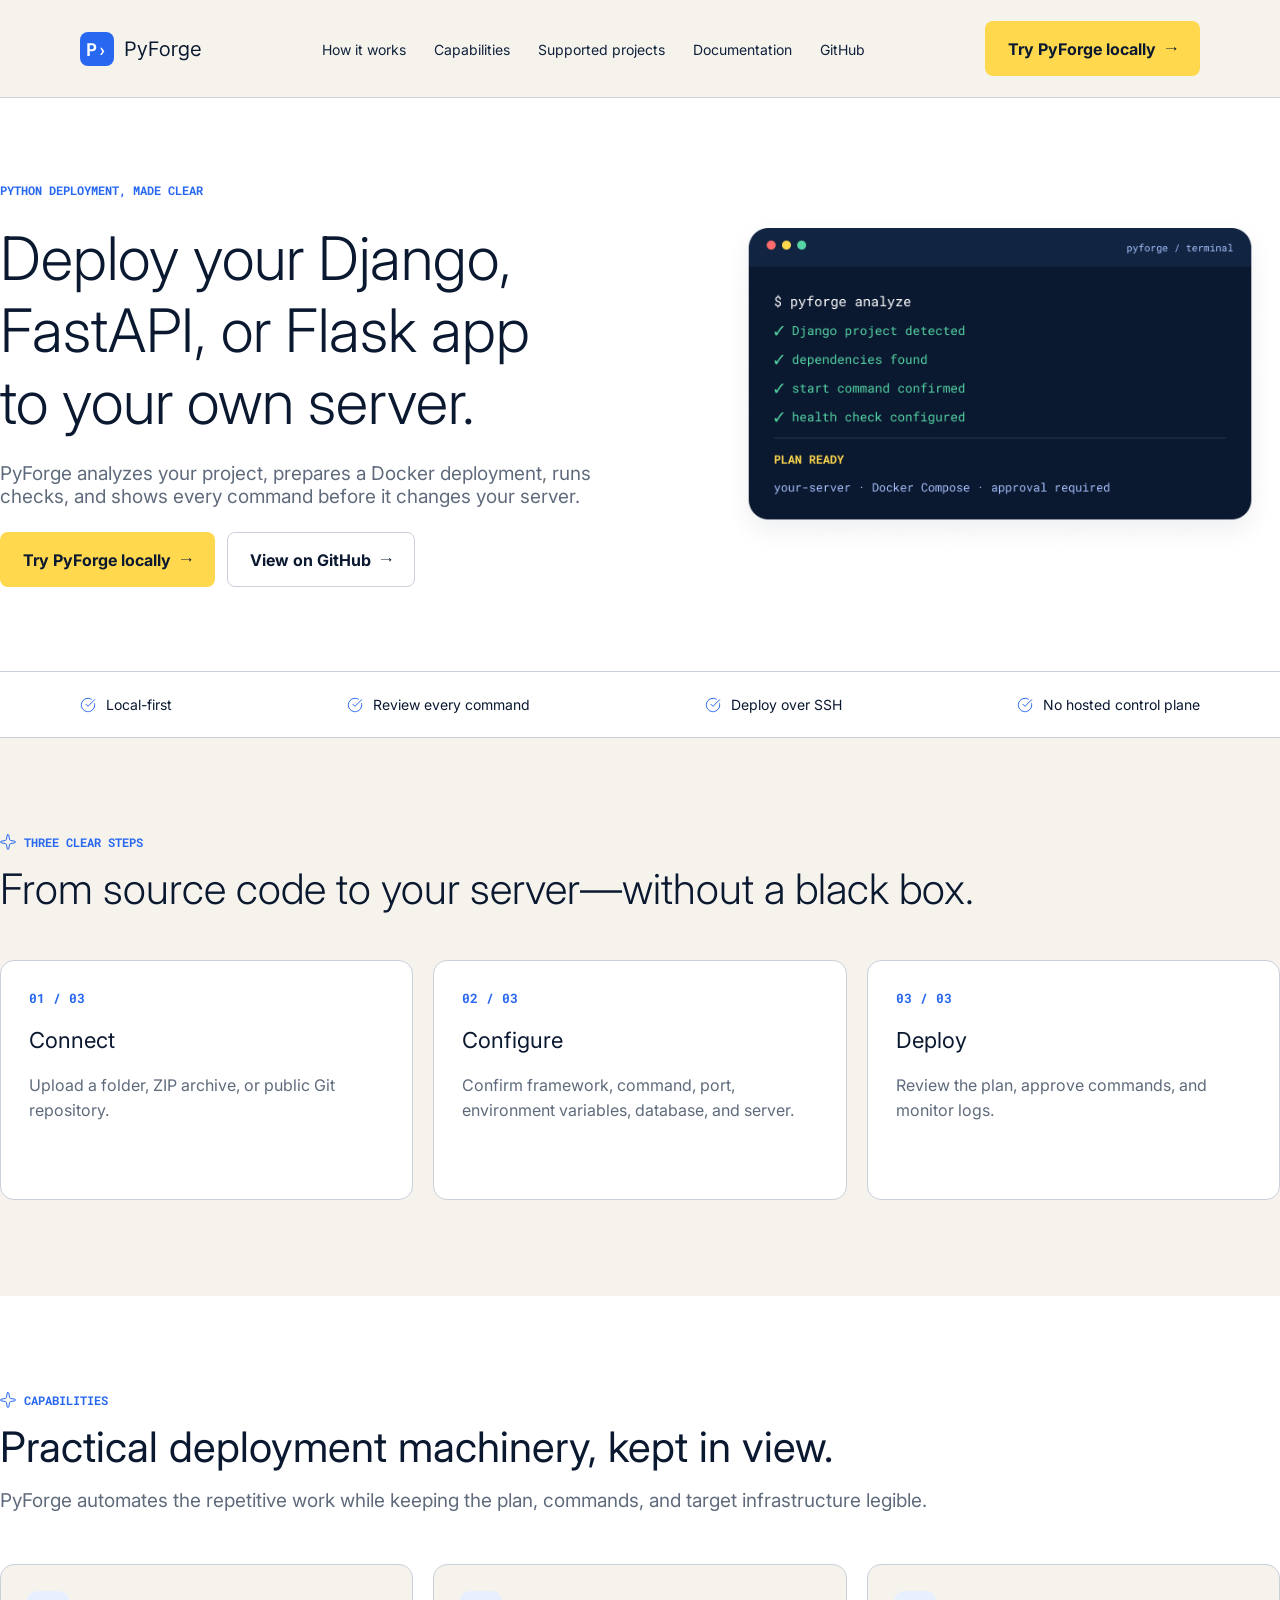
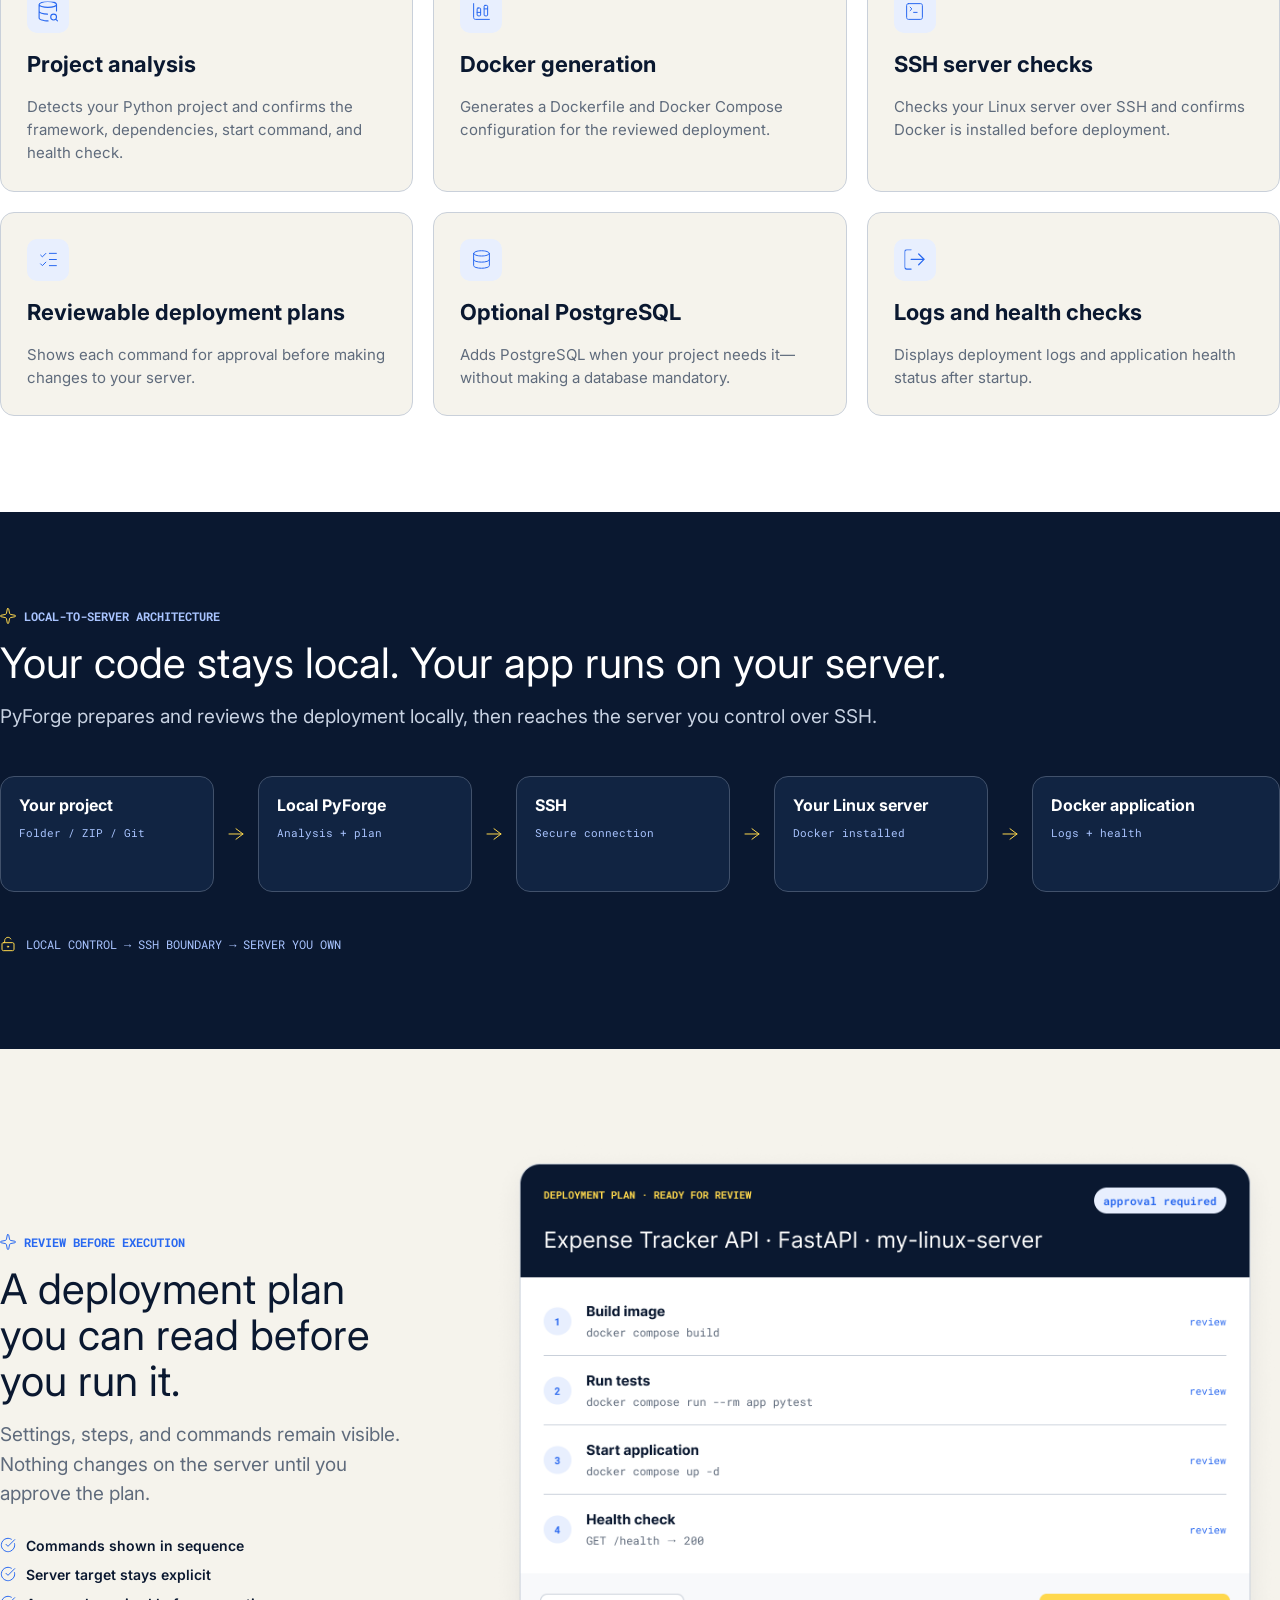
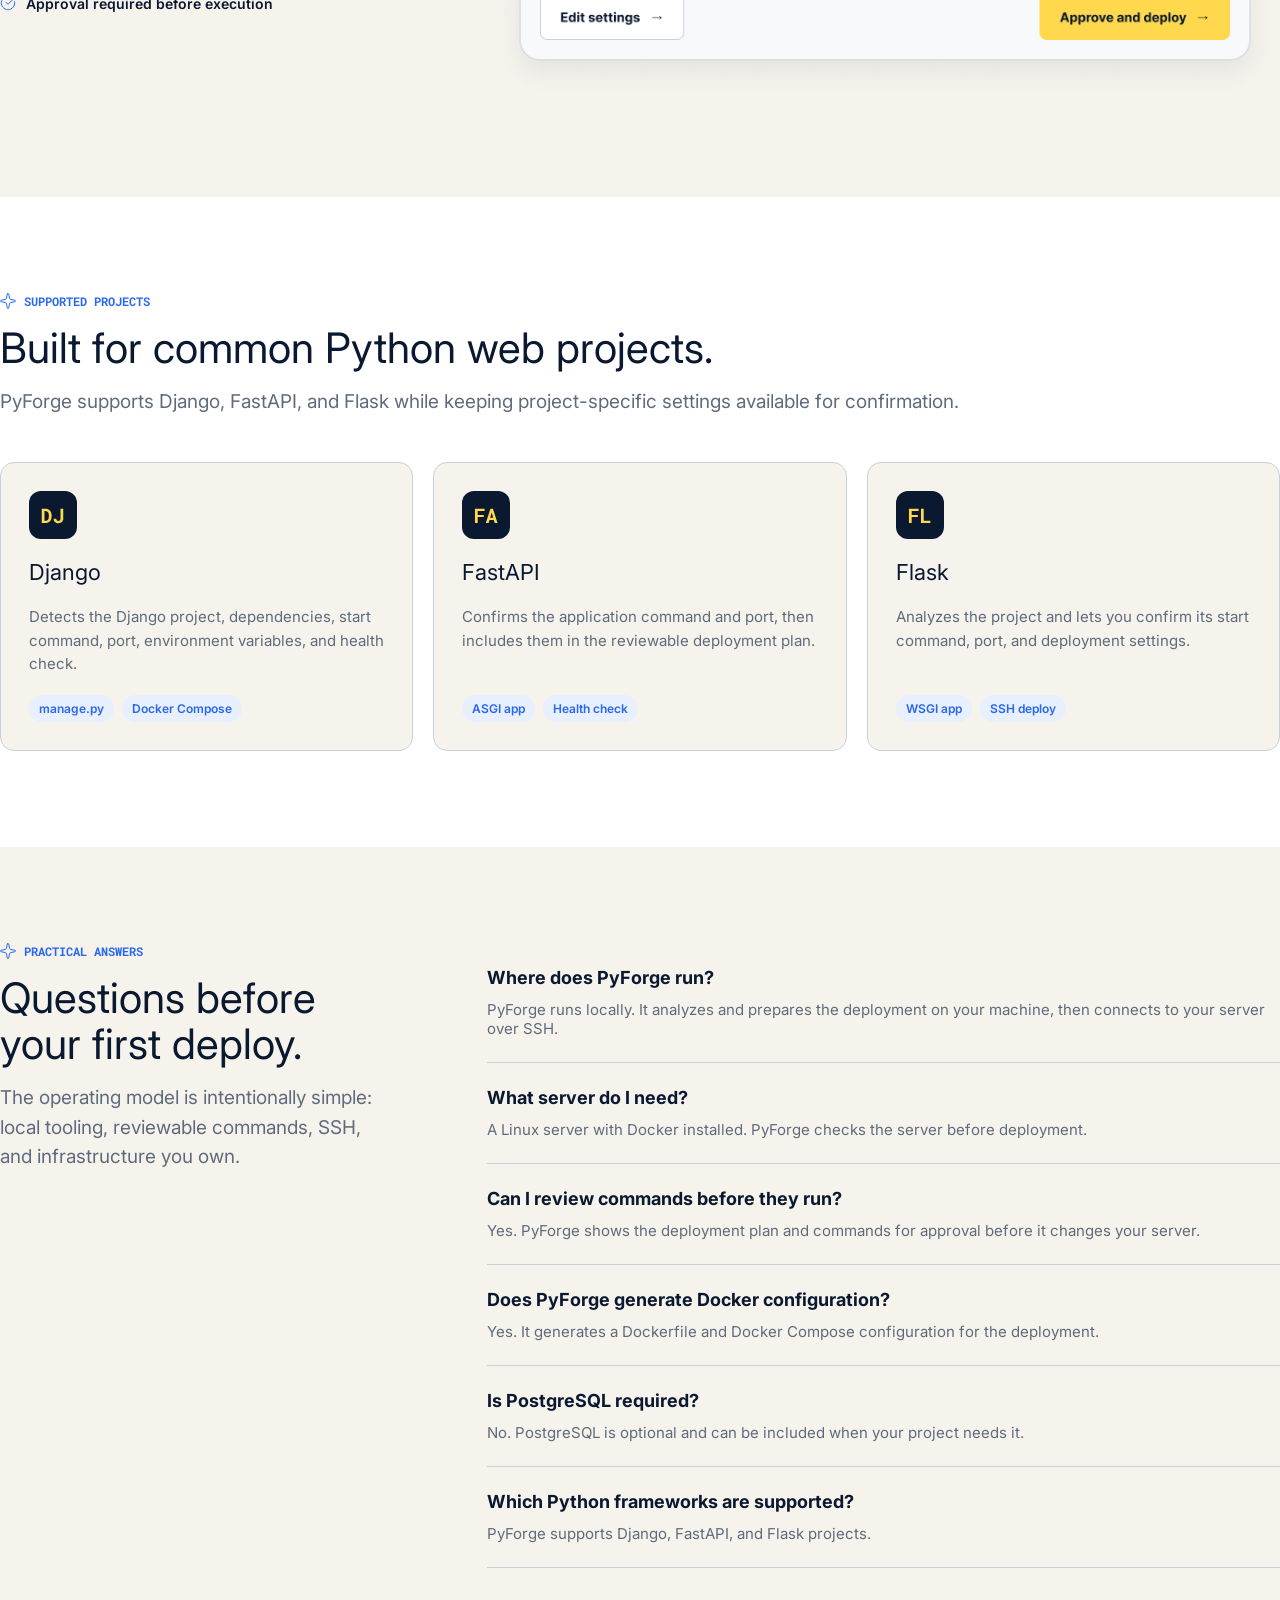
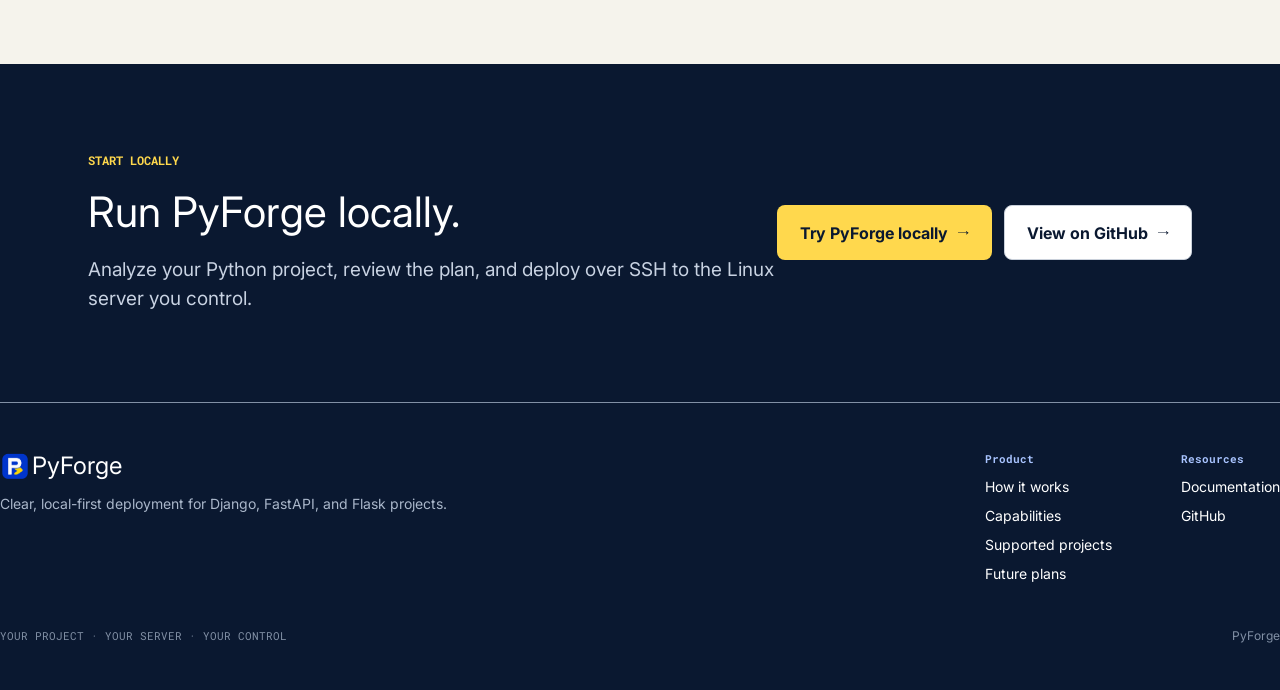
<file: frontend/index.html>
<!DOCTYPE html>
<html lang="en">
<head>
    <meta charset="UTF-8">
    <meta name="viewport" content="width=device-width, initial-scale=1.0">
    <title>PyForge</title>
    <link rel="stylesheet" href="style.css">
    <link rel="icon" type="image/png" href="./assets/favicon.png?v=3">
    <link rel="preconnect" href="https://fonts.googleapis.com">
    <link rel="preconnect" href="https://fonts.gstatic.com" crossorigin>
    <link href="https://fonts.googleapis.com/css2?family=Inter:ital,opsz,wght@0,14..32,100..900;1,14..32,100..900&family=Roboto+Mono:ital,wght@0,100..700;1,100..700&display=swap" rel="stylesheet">
</head>
<body>
    <header class="header">
        <div class="header_container">
            <nav class="header_nav_bar">
                <img src="assets/pyforge-logo.svg" alt="PyForge" class="main_logo">

                <ul class="header_list">
                    <li class="header_list-item">
                        <a href="#how-it-works" class="header_list-link">How it works</a>
                    </li>
                    <li class="header_list-item">
                        <a href="#capabilities" class="header_list-link">Capabilities</a>
                    </li>
                    <li class="header_list-item">
                        <a href="#supported-projects" class="header_list-link">Supported projects</a>
                    </li>
                    <li class="header_list-item">
                        <a class="header_list-link">Documentation</a>
                    </li>
                    <li class="header_list-item">
                        <a href="https://github.com/whistyx1/PyForge" class="header_list-link" target="_blank" rel="noopener noreferrer">GitHub</a>
                    </li>
                </ul>
                <a href="" class="button button--primary">
                    <span>Try PyForge locally</span>
                    <img src="assets/arrow-right.svg" alt="" class="header_list-button-arrow">
                </a>
            </nav>
        </div>
    </header>
    <main class="main">
        <section class="hero">
            <div class="hero_container">
                <div class="hero_content">
                    <div class="hero_text">
                        <p class="hero_topic">
                            PYTHON DEPLOYMENT, MADE CLEAR
                        </p>
                        <h1 class="hero_title">
                            Deploy your Django, <br> FastAPI, or Flask app <br> to your own server.
                        </h1>
                        <p class="hero_desc">
                            PyForge analyzes your project, prepares a Docker deployment, runs <br> checks, and shows every command before it changes your server.
                        </p>
                    </div>
                    <div class="hero_buttons">
                        <a href="" class="button button--primary">
                            <span>Try PyForge locally</span>
                            <img src="assets/arrow-right.svg" alt="" class="header_list-button-arrow">
                        </a>
                        <a href="" class="button button--secondary">
                            <span class="header_list-button-text">View on GitHub</span>
                            <img src="assets/arrow-right.svg" alt="" class="header_list-button-arrow">
                        </a>
                    </div>
                </div>
                <img src="assets/terminal-preview.png" alt="PyForge terminal" class="hero_terminal">
            </div>
            <div class="hero_highlights">
                <ul class="hero_highlights-list">
                    <li class="hero_highlights-list-item">
                        <img src="assets/check-circle.svg" alt="" class="hero-highlights-list-item-image">
                        <p class="hero_highlights-list-item-text">
                            Local-first
                        </p>
                    </li>
                    <li class="hero_highlights-list-item">
                        <img src="assets/check-circle.svg" alt="" class="hero-highlights-list-item-image">
                        <p class="hero_highlights-list-item-text">
                            Review every command
                        </p>
                    </li>
                    <li class="hero_highlights-list-item">
                        <img src="assets/check-circle.svg" alt="" class="hero-highlights-list-item-image">
                        <p class="hero_highlights-list-item-text">
                            Deploy over SSH
                        </p>
                    </li>
                    <li class="hero_highlights-list-item">
                        <img src="assets/check-circle.svg" alt="" class="hero-highlights-list-item-image">
                        <p class="hero_highlights-list-item-text">
                            No hosted control plane
                        </p>
                    </li>
                </ul>
            </div>
        </section>
        <section class="steps" id="how-it-works">
            <div class="steps_container">
                <div class="steps_header">
                    <div class="steps_topic">
                        <img src="assets/sparkle.svg" alt="" class="steps_topic-image">
                        <span class="steps_topic-text">THREE CLEAR STEPS</span>
                    </div>
                    <h2 class="steps_title">From source code to your server—without a black box.</h2>
                </div>
                <ol class="steps_list">
                    <li class="step_card">
                        <p class="step_number">01 / 03</p>
                        <h3 class="step_title">Connect</h3>
                        <p class="step_description">Upload a folder, ZIP archive, or public Git repository.</p>
                    </li>
                    <li class="step_card">
                        <p class="step_number">02 / 03</p>
                        <h3 class="step_title">Configure</h3>
                        <p class="step_description">Confirm framework, command, port, environment variables, database, and server.</p>
                    </li>
                    <li class="step_card">
                        <p class="step_number">03 / 03</p>
                        <h3 class="step_title">Deploy</h3>
                        <p class="step_description">Review the plan, approve commands, and monitor logs.</p>
                    </li>
                </ol>
            </div>
        </section>
        <section class="capabilities" id="capabilities">
            <div class="capabilities_container">
                <div class="capabilities_header">
                    <div class="capabilities_topic">
                        <img src="assets/sparkle.svg" alt="" class="capabilities_topic-image">
                        <span class="capabilities_topic-text">CAPABILITIES</span>
                    </div>
                    <h2 class="capabilities_title">Practical deployment machinery, kept in view.</h2>
                    <p class="capabilities_desc">PyForge automates the repetitive work while keeping the plan, commands, and target infrastructure legible.</p>
                </div>
                <ul class="capabilities_list">
                    <li class="capability_card">
                        <img src="assets/project-analysis.svg" alt="" class="capability_image">
                        <h3 class="capability_title">Project analysis</h3>
                        <p class="capability_description">Detects your Python project and confirms the framework, dependencies, start command, and health check.</p>
                    </li>
                    <li class="capability_card">
                        <img src="assets/docker-generation.svg" alt="" class="capability_image">
                        <h3 class="capability_title">Docker generation</h3>
                        <p class="capability_description">Generates a Dockerfile and Docker Compose configuration for the reviewed deployment.</p>
                    </li>
                    <li class="capability_card">
                        <img src="assets/ssh-server-checks.svg" alt="" class="capability_image">
                        <h3 class="capability_title">SSH server checks</h3>
                        <p class="capability_description">Checks your Linux server over SSH and confirms Docker is installed before deployment.</p>
                    </li>
                    <li class="capability_card">
                        <img src="assets/deployment-plan.svg" alt="" class="capability_image">
                        <h3 class="capability_title">Reviewable deployment plans</h3>
                        <p class="capability_description">Shows each command for approval before making changes to your server.</p>
                    </li>
                    <li class="capability_card">
                        <img src="assets/postgresql.svg" alt="" class="capability_image">
                        <h3 class="capability_title">Optional PostgreSQL</h3>
                        <p class="capability_description">Adds PostgreSQL when your project needs it—without making a database mandatory.</p>
                    </li>
                    <li class="capability_card">
                        <img src="assets/logs-health-checks.svg" alt="" class="capability_image">
                        <h3 class="capability_title">Logs and health checks</h3>
                        <p class="capability_description">Displays deployment logs and application health status after startup.</p>
                    </li>
                </ul>
            </div>
        </section>
        <section class="architecture">
            <div class="architecture_container">
                <div class="architecture_header">
                    <div class="architecture_topic">
                        <img src="assets/yellow_star.svg" alt="" class="architecture_topic-image">
                        <p class="architecture_topic-text">LOCAL-TO-SERVER ARCHITECTURE</p>
                    </div>
                    <h2 class="architecture_title">
                        Your code stays local. Your app runs on your server.
                    </h2>
                    <p class="architecture_desc">
                        PyForge prepares and reviews the deployment locally, then reaches the server you control over SSH.
                    </p>
                </div>
                <div class="architecture_cards">
                    <ol class="architecture_cards-list">
                        <li class="architecture_item">
                            <div class="architecture_card">
                                <h3 class="architecture_card-title">
                                    Your project
                                </h3>
                                <p class="architecture_card-desc">
                                    Folder / ZIP / Git
                                </p>
                            </div>
                            <img src="assets/arrow.svg" alt="" class="architecture_card-arrow">
                        </li>
                        <li class="architecture_item">
                            <div class="architecture_card">
                                <h3 class="architecture_card-title">
                                    Local PyForge
                                </h3>
                                <p class="architecture_card-desc">
                                    Analysis + plan
                                </p>
                            </div>
                            <img src="assets/arrow.svg" alt="" class="architecture_card-arrow">
                        </li>
                        <li class="architecture_item">
                            <div class="architecture_card">
                                <h3 class="architecture_card-title">
                                   SSH
                                </h3>
                                <p class="architecture_card-desc">
                                    Secure connection
                                </p>
                            </div>
                            <img src="assets/arrow.svg" alt="" class="architecture_card-arrow">
                        </li>
                        <li class="architecture_item">
                            <div class="architecture_card">
                                <h3 class="architecture_card-title">
                                    Your Linux server
                                </h3>
                                <p class="architecture_card-desc">
                                    Docker installed
                                </p>
                            </div>
                            <img src="assets/arrow.svg" alt="" class="architecture_card-arrow">
                        </li>
                        <li class="architecture_item">
                            <div class="architecture_card">
                                <h3 class="architecture_card-title">
                                    Docker application
                                </h3>
                                <p class="architecture_card-desc">
                                    Logs + health
                                </p>
                            </div>
                        </li>
                    </ol>
                    <div class="architecture_note">
                        <img src="assets/lock-keyhole-open.svg" alt="" class="architecture_note-image">
                        <p class="architecture_note-text">
                            LOCAL CONTROL → SSH BOUNDARY → SERVER YOU OWN
                        </p>
                    </div>
                </div>
            </div>
        </section>
        <section class="review">
            <div class="review_container">
                <div class="review_content">
                    <div class="review_topic">
                        <img src="assets/sparkle.svg" alt="" class="review_topic-image">
                        <p class="review_topic-text">
                            REVIEW BEFORE EXECUTION
                        </p>
                    </div>
                    <h2 class="review_title">
                        A deployment plan <br> you can read before you run it.
                    </h2>
                    <p class="review_desc">
                        Settings, steps, and commands remain visible. Nothing changes on the server until you approve the plan.
                    </p>
                    <ul class="review_benefits-list">
                        <li class="review_benefit">
                            <img src="assets/check-circle.svg" alt="" class="benefit-image">
                            <span class="benefit-text">Commands shown in sequence</span>
                        </li>
                        <li class="review_benefit">
                            <img src="assets/check-circle.svg" alt="" class="benefit-image">
                            <span class="benefit-text">Server target stays explicit</span>
                        </li>
                        <li class="review_benefit">
                            <img src="assets/check-circle.svg" alt="" class="benefit-image">
                            <span class="benefit-text">Approval required before execution</span>
                        </li>
                    </ul>
                </div>
                <img src="assets/Plan mockup.png" alt="Deployment plan with build, test, startup, and health check steps" class="review_plan">
            </div>
        </section>
        <section class="supported" id="supported-projects">
            <div class="supported_container">
                <div class="supported_header">
                    <div class="supported_topic">
                        <img src="assets/sparkle.svg" alt="" class="supported_topic-image">
                        <span class="supported_topic-text">SUPPORTED PROJECTS</span>
                    </div>
                    <h2 class="supported_title">Built for common Python web projects.</h2>
                    <p class="supported_desc">PyForge supports Django, FastAPI, and Flask while keeping project-specific settings available for confirmation.</p>
                </div>
                <ul class="supported_list">
                    <li class="project_card">
                        <img src="assets/DJ.svg" alt="" class="project_card-image">
                        <h3 class="project_card-title">Django</h3>
                        <p class="project_card-desc">
                            Detects the Django project, dependencies, start command, port, environment variables, and health check.
                        </p>
                        <div class="project_card-examples">
                            <p class="project_card-tag">manage.py</p>
                            <p class="project_card-tag">Docker Compose</p>
                        </div>
                    </li>
                    <li class="project_card">
                        <img src="assets/FA.svg" alt="" class="project_card-image">
                        <h3 class="project_card-title">FastAPI</h3>
                        <p class="project_card-desc">
                            Confirms the application command and port, then includes them in the reviewable deployment plan.
                        </p>
                        <div class="project_card-examples">
                            <p class="project_card-tag">ASGI app</p>
                            <p class="project_card-tag">Health check</p>
                        </div>
                    </li>
                    <li class="project_card">
                        <img src="assets/FL.svg" alt="" class="project_card-image">
                        <h3 class="project_card-title">Flask</h3>
                        <p class="project_card-desc">
                            Analyzes the project and lets you confirm its start command, port, and deployment settings.
                        </p>
                        <div class="project_card-examples">
                            <p class="project_card-tag">WSGI app</p>
                            <p class="project_card-tag">SSH deploy</p>
                        </div>
                    </li>
                </ul>
            </div>
        </section>
        <section class="faq">
            <div class="faq_container">
                <div class="faq_info">
                    <div class="faq_info-topic">
                        <img src="assets/sparkle.svg" alt="" class="faq_info-topic-image">
                        <p class="faq_info-topic-text">PRACTICAL ANSWERS</p>
                    </div>
                    <h2 class="faq_title">
                        Questions before your first deploy.
                    </h2>
                    <p class="faq_desc">
                        The operating model is intentionally simple: local tooling, reviewable commands, SSH, and infrastructure you own.
                    </p>
                </div>
                <div class="faq_questions">
                    <ul class="faq_list">
                        <li class="faq_list-item">
                            <h3 class="faq_list-title">
                                Where does PyForge run?
                            </h3>
                            <p class="faq_list-desc">
                                PyForge runs locally. It analyzes and prepares the deployment on your machine, then connects to your server over SSH.
                            </p>
                        </li>
                        <li class="faq_list-item">
                            <h3 class="faq_list-title">
                                What server do I need?
                            </h3>
                            <p class="faq_list-desc">
                                A Linux server with Docker installed. PyForge checks the server before deployment.
                            </p>
                        </li>
                        <li class="faq_list-item">
                            <h3 class="faq_list-title">
                                Can I review commands before they run?
                            </h3>
                            <p class="faq_list-desc">
                                Yes. PyForge shows the deployment plan and commands for approval before it changes your server.
                            </p>
                        </li>
                        <li class="faq_list-item">
                            <h3 class="faq_list-title">
                                Does PyForge generate Docker configuration?
                            </h3>
                            <p class="faq_list-desc">
                                Yes. It generates a Dockerfile and Docker Compose configuration for the deployment.
                            </p>
                        </li>
                        <li class="faq_list-item">
                            <h3 class="faq_list-title">
                                Is PostgreSQL required?
                            </h3>
                            <p class="faq_list-desc">
                                No. PostgreSQL is optional and can be included when your project needs it.
                            </p>
                        </li>
                        <li class="faq_list-item">
                            <h3 class="faq_list-title">
                                Which Python frameworks are supported?
                            </h3>
                            <p class="faq_list-desc">
                                PyForge supports Django, FastAPI, and Flask projects.
                            </p>
                        </li>
                    </ul>
                </div>
            </div>
        </section>
        <section class="cta">
            <div class="cta_container">
                <div class="cta_info">
                    <p class="cta_topic">START LOCALLY</p>
                    <h2 class="cta_title">
                        Run PyForge locally.
                    </h2>
                    <p class="cta_desc">
                        Analyze your Python project, review the plan, and deploy over SSH to the Linux server you control.
                    </p>
                </div>
                <div class="cta_buttons">
                    <a href="" class="button button--primary">
                        <span>Try PyForge locally</span>
                        <img src="assets/arrow-right.svg" alt="" class="header_list-button-arrow">
                    </a>
                    <a href="" class="button button--secondary">
                        <span class="header_list-button-text">View on GitHub</span>
                        <img src="assets/arrow-right.svg" alt="" class="header_list-button-arrow">
                    </a>
                </div>
            </div>
        </section>
    </main>
    <footer class="footer">
        <div class="footer_container">
            <div class="footer_top">
                <div class="footer_info">
                    <div class="footer_title">
                        <img src="assets/favicon.png" alt="" class="footer_title_image">
                        <p class="footer_title_text">PyForge</p>
                    </div>
                    <p class="footer_desc">
                        Clear, local-first deployment for Django, FastAPI, and Flask projects.
                    </p>
                </div>
                <div class="footer_features">
                    <div class="footer_product">
                        <p class="footer_product_title">
                            Product
                        </p>
                        <ul class="footer_product_list">
                            <li class="footer_product_item">
                                <a href="#how-it-works" class="feature_link">How it works</a>
                            </li>
                            <li class="footer_product_item">
                               <a href="#capabilities" class="feature_link">Capabilities</a>
                            </li>
                            <li class="footer_product_item">
                                <a href="#supported-projects" class="feature_link">Supported projects</a>
                            </li>
                            <li class="footer_product_item">
                               <a class="feature_link">Future plans</a>
                            </li>
                        </ul>
                    </div>
                    <div class="footer_resources">
                        <p class="footer_resources_title">
                            Resources
                        </p>
                        <ul class="footer_resources_list">
                            <li class="footer_resources_item">
                                <a class="feature_link">Documentation</a>
                            </li>
                            <li class="footer_resources_item">
                                <a href="https://github.com/whistyx1/PyForge" class="feature_link" target="_blank" rel="noopener noreferrer">GitHub</a>
                            </li>
                        </ul>
                    </div>
                </div>
            </div>
            <div class="footer_bottom">
                <p class="footer_phrase">
                    YOUR PROJECT · YOUR SERVER · YOUR CONTROL
                </p>
                <p class="footer_name">PyForge</p>
            </div>
        </div>
    </footer>
</body>
</html>
</file>
<file: frontend/style.css>
:root{
    --background-color: #F5F3EC;
    --text-black: #0A1830;
    --text-blue: #2868F0;
    --text-gray: #5F6B7C;
    --highlights-dark: #10213B;
}

html{
    scroll-behavior: smooth;
}

section[id]{
    scroll-margin-top: 80px;
}

*{
    margin: 0;
    padding: 0;
    box-sizing: border-box;
}

body{
    font-family: "Inter", sans-serif;
    color: var(--text-black);
}

ul{
    list-style: none;
}

ol{
    list-style: none;
}

a{
    text-decoration: none;
}

.header{
    width: 100%;
    position: sticky;
    z-index: 999;
    top:0;
    background-color: var(--background-color);
    padding: 21px 80px;
    border-bottom:1px solid #C9D0DA;
}

[class*='_container']{
    max-width: 1280px;
    margin-inline: auto;
}

.header_nav_bar{
    display: flex;
    justify-content: space-between;
    align-items: center;
}

.main_logo{
    width: 122px;
    height: 34px;
    display: block;
}

.header_list{
    display: flex;
    gap: 28px;
}

.header_list-link{
    color: var(--highlights-dark);
    font-size: 14px;
    cursor: pointer;
}

.button{
    display: flex;
    align-items: center;
    justify-content: center;
    gap: 10px;

    padding: 16.5px 22px;
    border-radius: 8px;
    font-weight: 700;
    color: var(--text-black);
    border: 1px solid transparent;
}

.button--primary{
    background-color: #FFD84D;
}

.button--secondary{
    background-color: white;
    border-color:  #C9D0DA;
}

.header_list-button-arrow{
    width: 11px;
    height: auto;
    display: block;
}

.hero_container{
    padding: 84px 0;
    display: flex;
    align-items: center;
    justify-content: space-between;
    gap: 72px;
}

.hero_content{
    flex: 1;
    max-width: 648px;
}

.hero_terminal{
    width: 560px;
}

.hero_topic{
    color: var(--text-blue);
    font-family: "Roboto Mono", sans-serif;
    font-size: 12px;
    font-weight: bold;
}

.hero_text{
    display: flex;
    flex-direction: column;
    gap: 24px;
}

.hero_title{
    font-weight: 300;
    font-size: 60px;
}

.hero_desc{
    font-weight: 400;
    font-size: 19px;
    color: var(--text-gray);
}

.hero_buttons{
    display: flex;
    flex-direction: row;
    gap: 12px;
    margin-top: 24px;
}

.hero_highlights{
    border-top: 1px solid #C9D0DA;
    border-bottom: 1px solid #C9D0DA;
    padding: 24px 80px;
}

.hero_highlights-list{
    max-width: 1280px;
    margin-inline: auto;
    font-size: 14px;

    display: flex;
    align-items: center;
    justify-content: space-between;
}

.hero_highlights-list-item{
    display: flex;
    align-items: center;
    gap: 10px
}

.steps{
    background-color: var(--background-color);
}

.steps_container{
    padding: 96px 0;
}

.steps_topic{
    display: flex;
    align-items: center;
    gap: 8px;

    font-weight: bold;
    font-size: 12px;
    font-family: 'Roboto Mono', monospace;
    color: var(--text-blue);
    text-transform: uppercase;
}

.steps_title{
    font-size: 42px;
    font-family: "Inter", sans-serif;
    font-weight: 300;
    margin-top: 16px;
    line-height: 110%;
}

.steps_list{
    display: grid;
    margin-top: 48px;
    grid-template-columns: repeat(3, 1fr);
    gap: 20px;
}

.step_card{
    padding: 28px;
    background-color: white;
    border: 1px solid #C9D0DA;
    border-radius: 14px;
    min-height: 240px;
    display: flex;
    flex-direction: column;
    gap: 20px;
}

.step_number{
    font-family: 'Roboto Mono', monospace;
    color: var(--text-blue);
    font-size: 13px;
    font-weight: bold;
}

.step_title{
    font-family: 'Inter', sans-serif;
    font-size: 22px;
    font-weight: 400;
}

.step_description{
    font-family: 'Inter', sans-serif;
    font-weight: 400;
    font-size: 16px;
    color: var(--text-gray);
    line-height: 1.55;
}

.capabilities{
    background-color: white;
    padding: 96px 0;
}

.capabilities_topic{
    display: flex;
    align-items: center;
    gap: 8px;

    font-family: 'Roboto Mono', monospace;
    color: var(--text-blue);
    font-size: 12px;
    font-weight: bold;
    margin-bottom: 16px;
}

.capabilities_title{
    font-weight: 400;
    font-size: 42px;
    line-height: 110%;
    margin-bottom: 16px;
}

.capabilities_desc{
    color: var(--text-gray);
    font-size: 19px;
    line-height: 155%;
    font-weight: 400;
    margin-bottom: 48px;
}

.capabilities_list{
    display: grid;
    grid-template-columns:repeat(3, 1fr);
    grid-template-rows: 1fr;
    gap: 20px;
}

.capability_card{
    background-color: var(--background-color);
    border: 1px solid #C9D0DA;
    border-radius: 14px;
    padding: 26px;
}

.capability_image{
    width: 42px;
    height: 42px;
    display: block;
    background-color: #E8EFFE;
    padding: 10.5px;
    border-radius: 10px;
    margin-bottom: 18px;
}

.capability_title{
    font-size: 22px;
    font-weight: bold;
    margin-bottom: 18px;
}

.capability_description{
    color: var(--text-gray);
    font-size: 15px;
    line-height: 155%;
    font-weight: 400;
}

.architecture{
    padding: 96px 0;
    background-color: var(--text-black);
}

.architecture_header{
    margin-bottom: 44px;
}

.architecture_topic{
    display: flex;
    align-items: center;
    gap: 8px;

    font-family: 'Roboto Mono', monospace;
    font-size: 12px;
    font-weight: bold;
    color: #A9C4FF;
    margin-bottom: 16px;
}

.architecture_title{
    color: white;
    font-size: 42px;
    font-weight: 400;
    line-height: 110%;
    margin-bottom: 16px;
}

.architecture_desc{
    color: #C8D2E2;
    font-size: 19px;
    font-weight: 400;
    line-height: 1.55;
}

.architecture_cards-list{
    display: flex;
    gap: 10px;
    margin-bottom: 44px;
}

.architecture_item{
    display: flex;
    flex: 1;
    min-width: 0;
    align-items: center;
    gap: 10px;
}

.architecture_card{
    border: 1px solid #41516B;
    border-radius: 14px;
    padding: 18px;
    flex: 1;
    min-width: 0;
    min-height: 116px;
    background-color: #112442;
    transition: background-color 0.15s;
}

.architecture_card:hover{
    background-color: #2868F0;
}

.architecture_card-title{
    color: white;
    font-size: 16px;
    font-weight: bold;
    margin-bottom: 10px;
}

.architecture_card-arrow{
    flex-shrink: 0;
}

.architecture_card-desc{
    color: #A9C4FF;
    font-family: 'Roboto mono', monospace;
    font-size: 11px;
    line-height: 1.4;
}

.architecture_note{
    display: flex;
    align-items: center;
    gap: 10px;
}

.architecture_note-text{
    color: #A9C4FF;
    font-family: 'Roboto mono', monospace;
    font-size: 12px;
}

.review{
    background-color: var(--background-color);
    padding: 96px 0;
}

.review_container{
    display: flex;
    align-items: center;
    gap: 70px;
}

.review_content{
    flex: 0 0 420px;
}

.review_plan{
    flex: 0 0 790px;
    width: 790px;
    height: auto;
}

.review_topic{
    display: flex;
    align-items: center;
    gap: 8px;

    color: var(--text-blue);
    font-size: 12px;
    font-weight: bold;
    font-family: 'Roboto mono', monospace;
    margin-bottom: 16px;
}

.review_title{
    font-size: 42px;
    font-weight: 400;
    line-height: 1.1;
    margin-bottom: 16px;
}

.review_desc{
    font-size: 19px;
    font-weight: 400;
    line-height: 1.55;
    margin-bottom: 28px;
    color: var(--text-gray);
}

.review_benefits-list{
    display: flex;
    flex-direction: column;
    gap: 12px;
}

.review_benefit{
    display: flex;
    align-items: center;
    gap: 10px;
}

.benefit-text{
    font-size: 14px;
    font-weight: 600;
}

.supported{
    padding: 96px 0;
}

.supported_topic{
    display: flex;
    align-items: center;
    gap: 8px;

    color: var(--text-blue);
    font-family: 'Roboto mono', monospace;
    font-size: 12px;
    font-weight: bold;
    margin-bottom: 16px;
}

.supported_title{
    font-weight: 400;
    font-size: 42px;
    line-height: 1.1;
    margin-bottom: 16px;
}

.supported_desc{
    font-size: 19px;
    line-height: 1.55;
    color: var(--text-gray);
    margin-bottom: 46px;
}

.supported_list{
    display: grid;
    grid-template-columns: repeat(3, 1fr);
    gap: 20px;
    align-items: stretch;
}

.project_card{
    padding: 28px;
    background-color:var(--background-color);
    border: 1px solid #C9D0DA;
    border-radius: 14px;
    min-height: 240px;
    display: flex;
    flex-direction: column;
    gap: 20px;
    height: 100%;
}

.project_card-image{
    width: 48px;
    height: 48px;
}
.project_card-title{
    font-size: 22px;
    font-weight: 400;

}

.project_card-desc{
    color: var(--text-gray);
    font-size: 15px;
    font-weight: 400;
    line-height: 1.55;
}

.project_card-examples{
    display: flex;
    align-items: center;
    gap: 8px;
    margin-top: auto;
}

.project_card-tag{
    background-color: #E8EFFE;
    color: var(--text-blue);
    font-weight: 600;
    font-size: 12px;
    padding: 6px 10px;
    border-radius: 999px;
}

.faq{
    background-color: var(--background-color);
    padding: 96px 0;
}

.faq_container{
    display: grid;
    grid-template-columns: 1fr 2fr;
    column-gap: 90px;
}

.faq_info{
    width: 390px;
    height: auto;
}

.faq_info-topic{
    display: flex;
    align-items: center;
    gap: 8px;

    color: var(--text-blue);
    font-size: 12px;
    font-weight: bold;
    font-family: 'Roboto mono', monospace;
    margin-bottom: 16px;
}

.faq_title{
    font-size: 42px;
    font-weight: 400;
    line-height: 1.1;
    margin-bottom: 16px;
}

.faq_desc{
    font-size: 19px;
    color: var(--text-gray);
    font-weight: 400;
    line-height: 1.55;
}

.faq_list-item{
    padding: 24px 0;
    border-bottom: 1px solid #C9D0DA;
}

.faq_list-title{
    font-size: 18px;
    font-weight: 700;
    margin-bottom: 12px;
}

.faq_list-desc{
    font-size: 15px;
    font-weight: 400;
    color: var(--text-gray);
}

.cta{
    background-color: #0A1830;
    padding: 88px;
    border-bottom: 1px solid #8290A5;
}

.cta_container{
    display: flex;
    align-items: center;
    justify-content: space-between;
}

.cta_info{
    max-width: 700px;
    height: auto;
}

.cta_topic{
    color: #FFD84D;
    font-weight: bold;
    font-size: 12px;
    margin-bottom: 18px;
    font-family: 'Roboto mono', monospace;
}

.cta_title{
    color: white;
    font-size: 42px;
    font-weight: 400;
    margin-bottom: 18px;
}

.cta_desc{
    color: #C8D2E2;
    line-height: 1.55;
    font-size: 19px;
    font-weight: 400;
}

.cta_buttons{
    display: flex;
    align-items: center;
    gap: 12px;
    flex-shrink: 0;
}

.footer{
    background-color: #0A1830;
    padding: 48px 0;
}

.footer_top{
    display: flex;
    align-items: flex-start;
    justify-content: space-between;
}

.footer_title_image{
    width: 30px;
    height: auto;
}

.footer_title{
    display: flex;
    align-items: center;
    gap: 2px;

    color: white;
    font-size: 24px;
    font-weight: 400;
    margin-bottom: 12px;
}

.footer_desc{
    color: #AAB7CA;
    font-size: 14px;
    font-weight: 400;
    line-height: 1.5;
}

.footer_features{
    display: flex;
    align-items: flex-start;
    gap: 69px;
}

.footer_product_title, .footer_resources_title{
    color: #A9C4FF;
    font-family: 'Roboto mono', monospace;
    font-size: 11px;
    font-weight: bold;
}

.footer_product_item, .footer_resources_item{
    margin-top: 12px;
    color: white;
    font-size: 14px;
    font-weight: 400;
}

.feature_link{
    color: white;
    cursor: pointer;
    transition: color 0.2s;
}

.feature_link:hover{
    color: #A9C4FF;
}

.footer_bottom{
    color: #8290A5;
    display: flex;
    align-items: center;
    justify-content: space-between;
    margin-top: 46px;
}

.footer_phrase{
    font-family: 'Roboto mono', monospace;
    font-size: 11px;
    font-weight: 400;
}

.footer_name{
    font-size: 12px;
    font-weight: 400;
}
</file>
